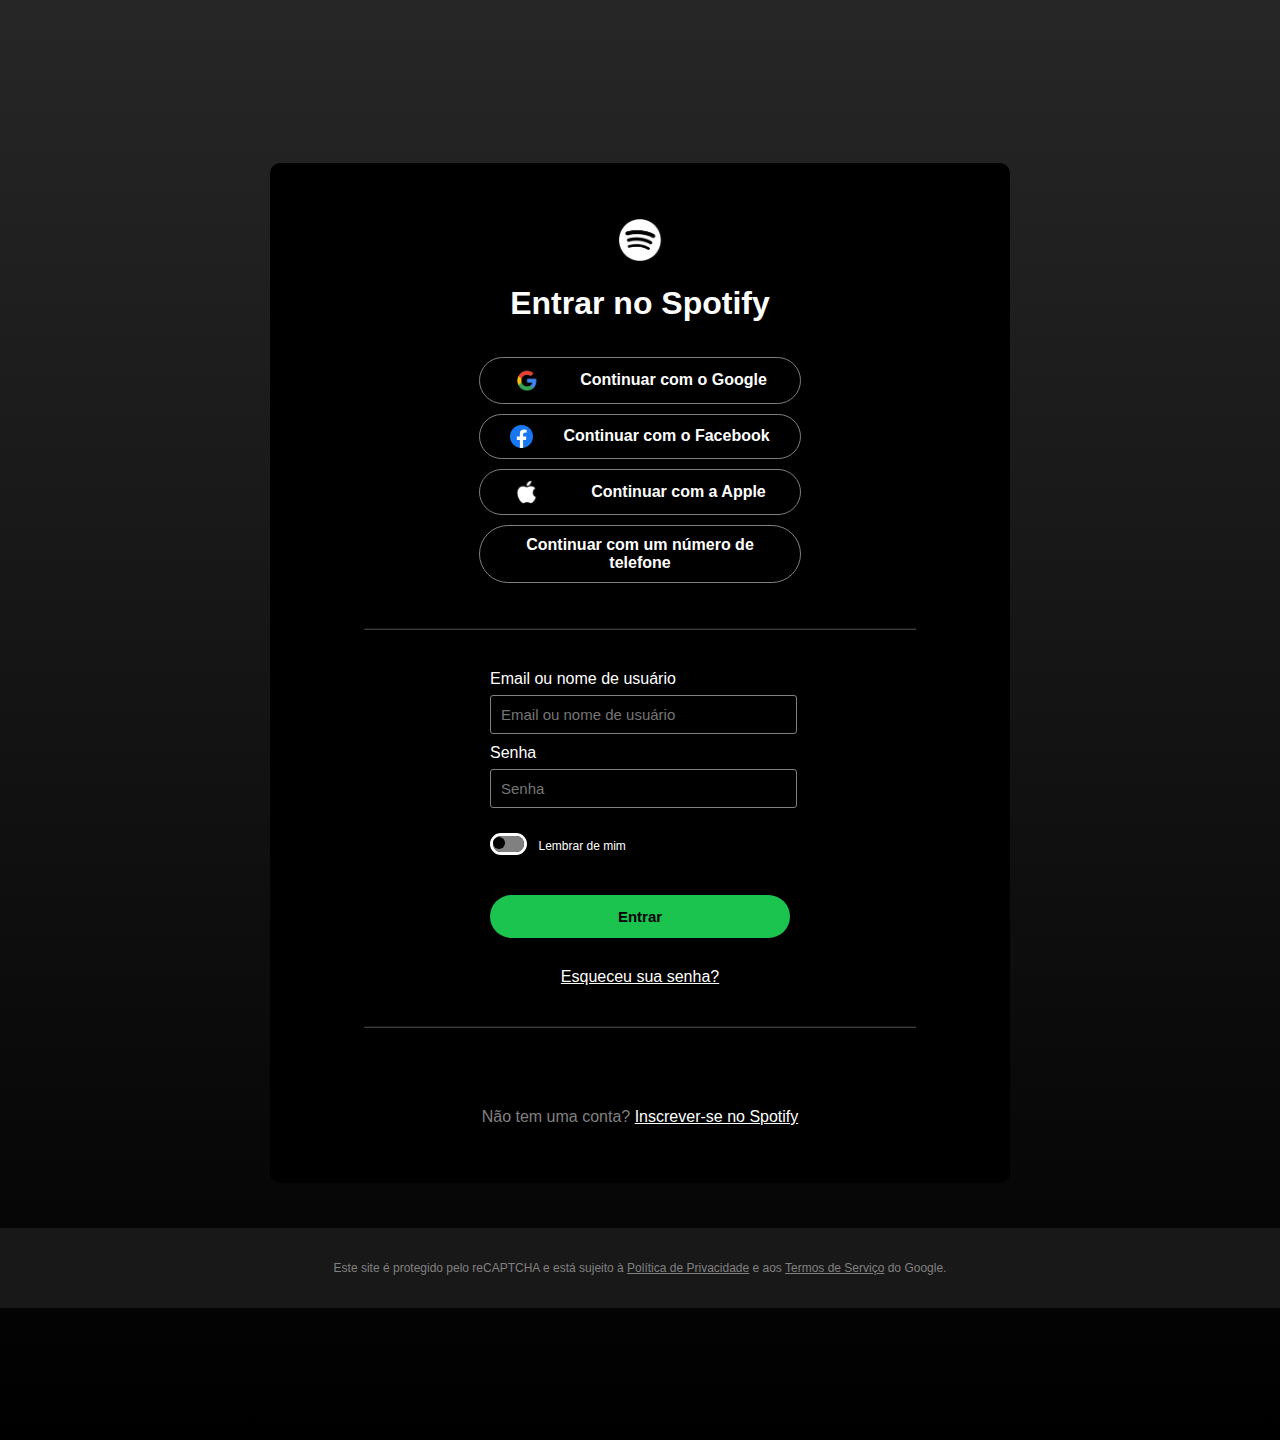
<file: login.html>
<!-- Gabriel Reis e Isadora -->
<!DOCTYPE html>
<html lang="en">
<head>
    <meta charset="UTF-8">
    <meta name="viewport" content="width=device-width, initial-scale=1.0">
    <link rel="stylesheet" href="css.css">
    <link rel="shortcut icon" href="../spotifyy/img/spotifypreto.png" type="image/x-icon">
    <title>Login - Spotify</title>
</head>
<body>
    <section id="secaol">
        <div class="login">
            <div id="continuar">
                <img id="logol" src="img/SpotifyWhite2.png" alt="">
                <h1>Entrar no Spotify</h1>
            <a href="#">
                <div class="apps">
                    <p><img class="imga" id="google" src="img/google.png" alt="google">Continuar com o Google</p>
                </div>
            </a>
            <a href="#">
                <div class="apps">
                    <p><img class="imga" id="face" src="img/face.png" alt="google">Continuar com o Facebook</p>
                </div>
            </a>
            <a href="#">
                <div class="apps">
                    <p><img class="imga" id="apple" src="img/apple.png" alt="google">Continuar com a Apple</p>
                </div>
            </a>
            <a href="#">
                <div class="apps">
                    <p>Continuar com um número de <br>telefone</p>
                </div>
            </a>
            </div>
            <hr>
            
            <div id="entrar">
                <form>
                    <div class="formulario">
                        <label for="username">Email ou nome de usuário</label>
                        <input type="text" id="username" placeholder="Email ou nome de usuário" required>
                    </div>
                    <div class="formulario">
                        <label for="password">Senha</label>
                        <input type="password" id="password" placeholder="Senha" required>
                    </div>
                    <div id="toogle">
                        <label class="switch">
                            <input type="checkbox">
                            <span class="slider round"></span>
                        </label>
                        <label id="lembrar" for="checkbox">Lembrar de mim</label>
                    </div> 
            </div>
                </form>
                <button><a href="index.html">Entrar</a></button> 
                <div id="conta">
                    <a href="#">Esqueceu sua senha?</a>
                    <hr>
                    <p>Não tem uma conta?</p>
                    <a href="#">Inscrever-se no Spotify</a>
                </div>
        </div>
        <footer id="footer-login">
            <p>Este site é protegido pelo reCAPTCHA e está sujeito à <a href="#" id="login-footer-a">Política de Privacidade</a> e aos <a href="#" id="login-footer-a">Termos de Serviço</a> do Google.</p>
        </footer>
    </section>
</body>
</html>
</file>
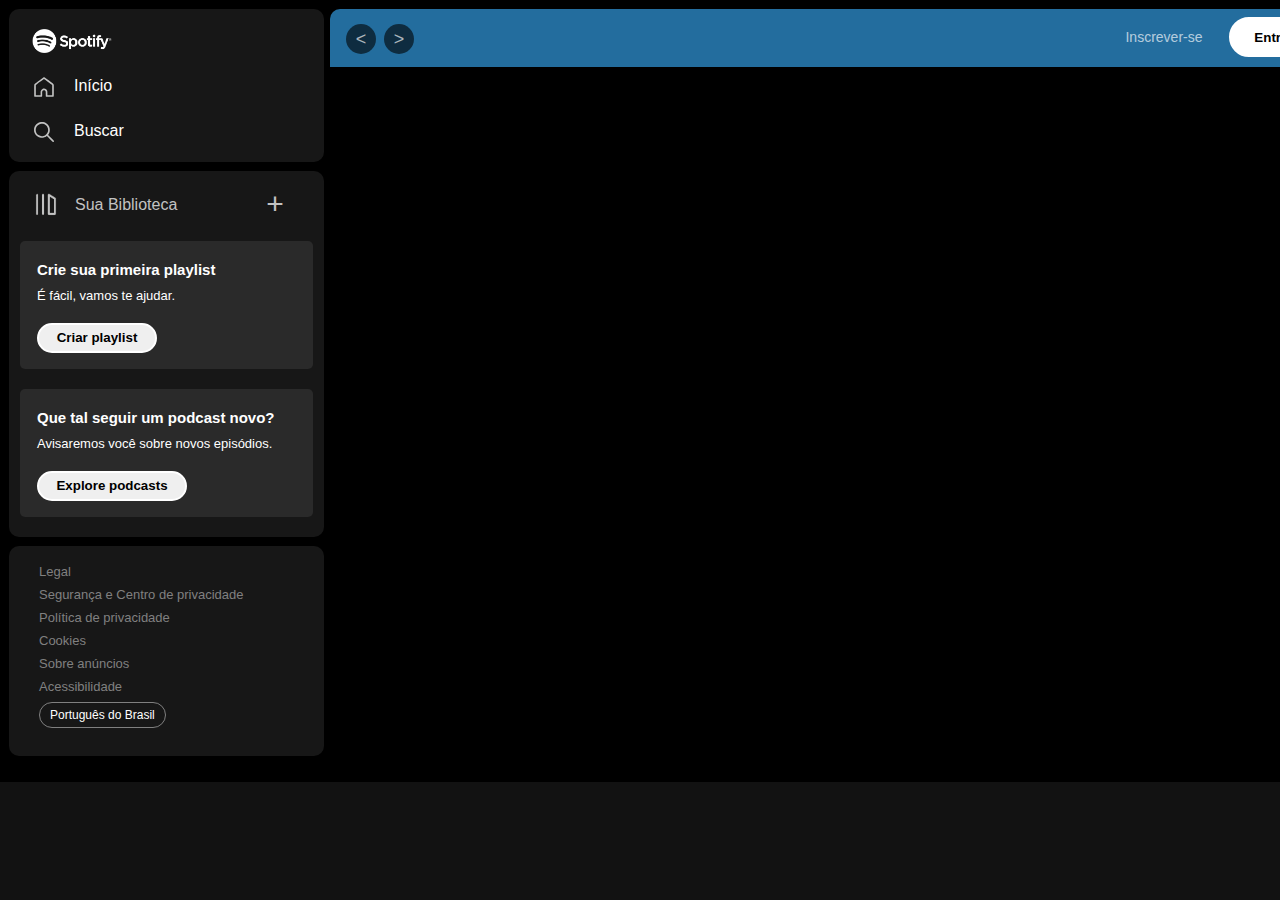
<file: player.html>
<!-- Gabriel Reis e Isadora -->
<!DOCTYPE html>
<html lang="en">
<head>
    <meta charset="UTF-8">
    <meta name="viewport" content="width=device-width, initial-scale=1.0">
    <link rel="stylesheet" href="css.css">
    <link rel="shortcut icon" href="./img/Spotify.png" type="image/x-icon">
    <title>Coldplay | Spotify</title>
</head>
<body>
    <section id="player1">
        <div class="esquerda">
            <div class="box-ini-bus">         
                <a href="https://open.spotify.com/intl-pt"><img id="white-spotify" src="./img/SpotifyWhite.png" alt=""></a>
                <ul>
                    <div class="inicio">
                        <a id="ini-bus" href="index.html">
                            <img id="home" src="./img/home.svg" alt="">
                            <li id="ini-escrita">Início</li>
                        </a>
                    </div>
                    <div class="buscar">
                        <a id="ini-bus" href="">
                            <img id="loupe" src="./img/loupe.svg" alt="">
                            <li id="bus-escrita">Buscar</li>
                        </a>
                    </div>
                </ul>
            </div>
            <div class="box-lib">
                <div class="bibli">
                    <img id="library" src="./img/bibli.png" alt="">
                    <p id="sua-bib">Sua Biblioteca</p>
                    <a href=""><button id="more">+</button></a>
                </div>
                <div class="box-playlist">
                    <h2 id="h2-bibli">Crie sua primeira playlist</h2>
                    <p id="escrita1">É fácil, vamos te ajudar.</p>
                    <a href=""><button id="criar-playlist">Criar playlist</button></a>
                </div>
                <div class="box-podcast">
                    <h2 id="h2-bibli">Que tal seguir um podcast novo?</h2>
                    <p id="escrita1">Avisaremos você sobre novos episódios.</p>
                    <a href=""><button id="explore-podc">Explore podcasts</button></a>
                </div>
            </div>
            <div class="politicas">
                <a href="">Legal</a>
                <a href="">Segurança e Centro de privacidade</a>
                <a href="">Política de privacidade</a>
                <a href="">Cookies</a>
                <a href="">Sobre anúncios</a>
                <a href="">Acessibilidade</a>
                <a href=""><button>Português do Brasil</button></a>
            </div>
        </div>
        <div class="cold-barra">
            a
        </div>
        <div class="cold-top">
            <a href="index.html"><button id="cold-seta"><</button></a>
            <a href="player.html"><button id="cold-seta">></button></a>
            <a href="login.html"><button id="insc">Inscrever-se</button></a>
            <a href="login.html"><button id="ent">Entrar</button></a>
        </div>
        <div class="direita">
            <iframe id="coldplay" src="https://open.spotify.com/embed/artist/4gzpq5DPGxSnKTe4SA8HAU?utm_source=generator" frameBorder="0" allow="autoplay; clipboard-write; encrypted-media; fullscreen; picture-in-picture" loading="lazy"></iframe>
        </div>
    </section>
</body>
</html>
</file>
<file: css.css>
/* Gabriel Reis e Isadora */
*{
    margin: 0;
    padding: 0;
    font-family: 'Gotham', 'Gill Sans', 'Gill Sans MT', 'Gill Sans', 'Gill Sans MT', Calibri, 'Trebuchet MS', sans-serif;
  }
  ::-webkit-scrollbar {
    width: 10px;
  }
  
  ::-webkit-scrollbar-track {
    background: #000000;
  }
  
  ::-webkit-scrollbar-thumb {
    background: #888;
  }
  
  ::-webkit-scrollbar-thumb:hover {
    background: #555;
  }
  /* login */
  #secaol{
    background: linear-gradient(0deg, rgba(0,0,1,1) 0%, rgba(40, 39, 39, 0.981) 100%);
    height: 160vh;
    display: flex;
    justify-content: center;
    align-items: center;
    flex-direction: column;
  }
  
  .login{
    display: flex;
    justify-content: center;
    align-items: center;
    flex-direction: column;
    background-color: black;
    width: 620px;
    height: 900px;
    padding: 60px;
    border-radius: 10px;
    margin-top: 30px;
  }
  #logol{
    width: 45px;
    margin-bottom: 20px;
  }
  #continuar{
    color: white;
    width: 300px;
    text-align: center;
  }
  #continuar h1{
    margin-bottom: 30px;
    font-size: 32px;
  }
  #continuar p{
    border: 1px solid gray;
    border-radius: 30px;
    padding: 10px;
    font-size: 16px;
    width: 300px;
    margin: 5px;
    font-weight: bold;
  }
  #continuar a, .apps p{
  text-decoration: none;
  margin-left: auto;
  margin-right: auto;
  display: flex;
  margin-top: 0;
  margin-bottom: 0;
  justify-content: center;
  align-items: center;
  text-align: center;
  }
  
  #google{
  margin-right: 40px;
  width: 27px;
  }
  #face{
  width: 23px;
  margin-right: 30px;
  }
  #apple{
  width: 26px;
  margin-right: 17%;
  }
  
  .login hr{
  margin-top: 40px;
  }
  #conta p{
  color: gray;
  display: inline-block;
  margin-top: 80px;
  }
 #continuar p:hover{
    border: 1px solid white;
    border-radius: 30px;
    padding: 10px;
    font-size: 16px;
    width: 300px;
    margin: 5px;
  }
  #conta{
  text-align: center;
  }
  .login a{
    color: white;
    margin-top: 20px;
    margin-bottom: 35px;
    text-align: center;
  }
  form{
  color: white;
  padding: 20px;
  border-radius: solid 4px white;
  width: 300px;
  margin: auto;
    display: block;
    margin-top: 20px;
  }
  input{
    width: 95%;
    padding: 10px;
    margin-bottom: 10px;
    margin-top: 7px;
    border: 1px solid gray;
    border-radius: 3px;
    font-size: 15px;
    background-color: black;
  }
  input:hover{
    border-color: white;
  }
  #conta a:hover{
    color: #1ac44f;
  }
  .switch {
    position: relative;
    display: inline-block;
    border: 3px solid white;
    border-radius: 40px;
    width: 31px;
    height: 16px;
    margin-top: 15px;
  }
  .switch input {
  opacity: 0;
  width: 0;
  height: 0;
  }
  
  .slider {
  position: absolute;
  cursor: pointer;
  top: 0;
  left: 0;
  right: 0;
  bottom: 0;
  background-color: gray;
  -webkit-transition: .2s;
  transition: .2s;
  }
  
  .slider:before {
  position: absolute;
  content: "";
  height: 12px;
  width: 12px;
  /* left: 2px; */
  top: 1px;
  background-color: black;
  -webkit-transition: .2s;
  transition: .2s;
  }
  
  input:checked + .slider {
  background-color: #1ac44f;
  }
  
  input:checked + .slider:before {
  -webkit-transform: translateX(20px);
  -ms-transform: translateX(2px);
  transform: translateX(20px);
  }
  .slider.round {
  border-radius: 34px;
  }
  #lembrar{
  font-size: 12px;
  margin-left: 7px;
  
  }
  
  .slider.round:before {
  border-radius: 50%;
  }
  
  .login button{
  background-color:  #1ac44f;
  width: 300px;
  padding: 13px;
  margin-top: 20px;
  margin-bottom: 30px;
  border: none;
  border-radius: 50px;
  }
  .login button:hover{
  transform: scale(1.08);
  }
  .login button a {
    color: black;
    font-size: 15px;
    font-weight: bold;
    text-decoration: none;
  }
  hr{
    border-color:rgba(128, 128, 128, 0.479);
    width: 550px;
    margin-left: auto;
    margin-right: auto;
    margin: 0%;
  }
  #footer-login{
    background-color: rgb(25, 24, 24);
    color: gray;
    display: flex;
    justify-content: center;
    align-items: center;
    text-align: center;
    padding: 20px;
    height: 40px;
    width: 97%;
    bottom: 0;
    font-size: 12px;
    margin-top: 45px;
  }
  #login-footer-a{
    color: gray;
    font-size: 12px;
  }
  
  /* player */
  body {
    margin: 0;
    padding: 0;
    font-family: Arial, sans-serif;
    background-color: #121212;
    color: white;
}

#player1{
  display: flex;
  flex-direction: row;
  background-color: black;
  height: 100%;
}

.esquerda{
  position: fixed;
  width: 310px;
  display: flex;
  flex-direction: column;
}

.direita{
  display: flex;
  float: right;
  margin-left: 323px;
  width: 100%;
}

.box-ini-bus{
  margin: 9px;
  margin-right: 0;
  padding-bottom: 20px;
  float: left;
  width: 315px;
  border-radius: 10px;
  background-color: rgb(23, 23, 23);
}

#ini-bus{
  display: flex;
  list-style-type: none;
  color: #c2c2c2;
  font-family: 'Gotham', 'Gill Sans', 'Gill Sans MT', 'Gill Sans', 'Gill Sans MT', Calibri, 'Trebuchet MS', sans-serif;
  text-decoration: none;
  font-size: 16px;
  font-weight: 500;
  margin-left: 25px;
  transition: color 0.4s;
}

#ini-bus, #bus-escrita, #sua-bib:hover{
  color: white;
}

.inicio{
  margin-bottom: 25px;
}

#home{
  width: 20px;
  filter: brightness(0) saturate(100%) invert(72%) sepia(3%) saturate(17%) hue-rotate(65deg) brightness(106%) contrast(97%);
}

#ini-escrita{
  margin-left:20px;
}

#loupe{
  width: 20px;
  filter: brightness(0) saturate(100%) invert(72%) sepia(3%) saturate(17%) hue-rotate(65deg) brightness(106%) contrast(97%);
}

#bus-escrita{
  margin-left: 20px;
}

#white-spotify{
  width: 80px;
  margin-left: 23px;
  margin-top: 20px;
  margin-bottom: 20px;
}

.box-lib{
  margin-left: 9px;
  margin-right: 0;
  padding-bottom: 20px;
  float: left;
  width: 315px;
  border-radius: 10px;
  background-color: rgb(23, 23, 23);
}

.bibli{
  display: flex;
}

#library{
  margin-top: 20px;
  margin-left: 23px;
  width: 28px;
  height: 28px;
  filter: brightness(0) saturate(100%) invert(72%) sepia(3%) saturate(17%) hue-rotate(65deg) brightness(106%) contrast(97%);
}

#sua-bib{
  color: #c2c2c2;
  font-size: 16px;
  font-weight: 500;
  margin-left: 15px;
  margin-top: 25px;
}

#more{
  margin-left: 89px;
  background-color: #ffffff00;
  border: 0;
  color: #c2c2c2;
  font-size: 30px;
  font-weight: 300;
  margin-top: 16px;
  transition: color 0.4s;
}

#more:hover{
  cursor: pointer;
  color: white;
}

.box-playlist{
  margin-left: auto;
  margin-right: auto;
  margin-top: 20px;
  padding-top: 20px;
  background-color: rgb(42, 42, 42);
  width: 293px;
  border-radius: 5px;
}

#h2-bibli{
  margin-left: 17px;
  color: white;
  font-size: 15px;
  font-weight: bold;
}

#escrita1{
  color: white;
  margin-left: 17px;
  margin-top: 10px;
  font-size: 13px;
  font-weight: 400;
  font-family: 'Gotham', 'Gill Sans', 'Gill Sans MT', 'Gill Sans', 'Gill Sans MT', Calibri, 'Trebuchet MS', sans-serif;
}

#criar-playlist{
  margin-left: 17px;
  margin-top: 20px;
  margin-bottom: 16px;
  width: 120px;
  height: 30px;
  font-weight: bold;
  border-radius: 30px;
  border: 2px solid white;
}

.box-podcast{
  margin-left: auto;
  margin-right: auto;
  margin-top: 20px;
  padding-top: 20px;
  background-color: rgb(42, 42, 42);
  width: 293px;
  border-radius: 5px;
}

#explore-podc{
  margin-left: 17px;
  margin-top: 20px;
  margin-bottom: 16px;
  width: 150px;
  height: 30px;
  font-weight: bold;
  border-radius: 30px;
  border: 2px solid white;
}

#coldplay{
  margin: 9px;
  margin-left: 2;
  float: right;
  width: 100%;
  height: 720px;
}

 #player1, #homepage{
    display: flex;
    flex-direction: row;
    background-color: black;
    height: 100%;
  }
  
  .esquerda{
    width: 310px;
    display: flex;
    flex-direction: column;    
  }
  
  .direita{
    display: flex;
    float: right;
    margin-left: 323px;
    margin-top: 48px;
    width: 100%;
  }
  
  .box-ini-bus{
    margin: 9px;
    margin-right: 0;
    padding-bottom: 20px;
    float: left;
    width: 315px;
    border-radius: 10px;
    background-color: rgb(23, 23, 23);
  }
  
  #ini-bus{
    display: flex;
    list-style-type: none;
    color: #c2c2c2;
    font-family: 'Gotham', 'Gill Sans', 'Gill Sans MT', 'Gill Sans', 'Gill Sans MT', Calibri, 'Trebuchet MS', sans-serif;
    text-decoration: none;
    font-size: 16px;
    font-weight: 500;
    margin-left: 25px;
    transition: color 0.4s;
  }

  #ini-bus, #bus-escrita, #sua-bib:hover{
    color: white;
  }
  
  .inicio{
    margin-bottom: 25px;
  }
  
  #home{
    width: 20px;
    filter: brightness(0) saturate(100%) invert(72%) sepia(3%) saturate(17%) hue-rotate(65deg) brightness(106%) contrast(97%);
  }

  #ini-escrita{
    margin-left:20px;
  }
  
  #loupe{
    width: 20px;
    filter: brightness(0) saturate(100%) invert(72%) sepia(3%) saturate(17%) hue-rotate(65deg) brightness(106%) contrast(97%);
  }

  #bus-escrita{
    margin-left: 20px;
  }
  
  #white-spotify{
    width: 80px;
    margin-left: 23px;
    margin-top: 20px;
    margin-bottom: 20px;
  }
  
  .box-lib{
    margin-left: 9px;
    margin-right: 0;
    padding-bottom: 20px;
    float: left;
    width: 315px;
    border-radius: 10px;
    background-color: rgb(23, 23, 23);
  }
  
  .bibli{
    display: flex;
  }
  
  #library{
    margin-top: 20px;
    margin-left: 23px;
    width: 28px;
    height: 28px;
    filter: brightness(0) saturate(100%) invert(72%) sepia(3%) saturate(17%) hue-rotate(65deg) brightness(106%) contrast(97%);
  }
  
  #sua-bib{
    color: #c2c2c2;
    font-size: 16px;
    font-weight: 500;
    margin-left: 15px;
    margin-top: 25px;
    cursor: default;
  }

  #more{
    margin-left: 89px;
    background-color: #ffffff00;
    border: 0;
    color: #c2c2c2;
    font-size: 30px;
    font-weight: 300;
    margin-top: 16px;
    transition: color 0.4s;
  }

  #more:hover{
    cursor: pointer;
    color: white;
  }

  .box-playlist{
    margin-left: auto;
    margin-right: auto;
    margin-top: 20px;
    padding-top: 20px;
    background-color: rgb(42, 42, 42);
    width: 293px;
    border-radius: 5px;
  }

  #h2-bibli{
    margin-left: 17px;
    color: white;
    font-size: 15px;
    font-weight: bold;
  }
  
  #escrita1{
    color: white;
    margin-left: 17px;
    margin-top: 10px;
    font-size: 13px;
    font-weight: 400;
    font-family: 'Gotham', 'Gill Sans', 'Gill Sans MT', 'Gill Sans', 'Gill Sans MT', Calibri, 'Trebuchet MS', sans-serif;
  }

  #criar-playlist{
    margin-left: 17px;
    margin-top: 20px;
    margin-bottom: 16px;
    width: 120px;
    height: 30px;
    font-weight: bold;
    border-radius: 30px;
    border: 2px solid white;
    cursor: pointer;
  }

  .box-podcast{
    margin-left: auto;
    margin-right: auto;
    margin-top: 20px;
    padding-top: 20px;
    background-color: rgb(42, 42, 42);
    width: 293px;
    border-radius: 5px;
  }

  #explore-podc{
    margin-left: 17px;
    margin-top: 20px;
    margin-bottom: 16px;
    width: 150px;
    height: 30px;
    font-weight: bold;
    border-radius: 30px;
    border: 2px solid white;
    cursor: pointer;
  }

  .cold-barra{
    margin-left: 330px;
    background-color: black;
    width: 1020px;
    color: black;
    position: fixed;
  }

  .cold-top{  
    border-top-left-radius: 10px;
    border-top-right-radius: 10px;
    margin-top: 9px;
    background-color: #236d9e;
    position: fixed;
    display: flex;
    flex-direction: row;
    margin-left: 330px;
    width: 1010px;
    height: 58px;
    padding-left: 8px;
  }

  #cold-seta{
    margin-top: 15px;
    margin-left: 8px;
    background-color: rgba(0, 0, 0, 0.596);
    border-radius: 50px;
    width: 30px;
    height: 30px;
    border: none;
    font-weight: 400;
    font-size: 18px;
    color: rgba(255, 255, 255, 0.671);
    cursor: pointer;
  }

  #coldplay{
    margin: 7px;
    float: right;
    width: 1018px;
    height: 720px;
  }

  .politicas{
    text-align: left;
    margin: 9px;
    padding-top: 10px;
    height: 200px;
    width: 315px;
    border-radius: 10px;
    background-color: rgb(23, 23, 23);
    z-index: 60;
    margin-bottom: 200px;
}

.politicas a {
    text-decoration: none;
    color: gray;
    display: block;
    margin: 8px 0;
    margin-left: 30px;
    font-size: 13px;
}

.politicas button{
    background-color: #ffffff00;
    border: 1px solid gray;
    color: white;
    border-radius: 20px;
    padding: 5px 10px;
    font-size: 12px;
    transition: color 0.4s, border-color 0.4s;
}

.politicas button:hover {
    cursor: pointer;
    color: white;
    border-color: rgb(231, 230, 230);
}

/* homapage */
.barra{
  margin-left: 330px;
  background-color: black;
  width: 1027px;
  color: black;
  position: fixed;
}

.top{  
  border-top-left-radius: 10px;
  border-top-right-radius: 10px;
  margin-top: 9px;
  background-color: #0c0c0c;
  position: fixed;
  display: flex;
  flex-direction: row;
  margin-left: 330px;
  height: 58px;
  padding-left: 8px;
}

#seta{
  margin-top: 15px;
  margin-left: 8px;
  background-color: rgba(0, 0, 0, 0.904);
  border-radius: 50px;
  width: 30px;
  height: 30px;
  border: none;
  font-weight: 400;
  font-size: 18px;
  color: rgba(255, 255, 255, 0.671);
  cursor: pointer;
}

#insc{
  margin-left: 700px;
  margin-right: 15px;
  margin-top: 20px;
  width: 100px;
  border: none;
  background: none;
  color: rgba(255, 255, 255, 0.671);
  font-weight: 500;
  font-size: 14px;
  cursor: pointer;
}

#ent{
  width: 90px;
  background-color: white;
  margin-right: 37px;
  margin-top: 8px;
  border-radius: 50px;
  border: solid white;
  font-weight: 600;
  height: 40px;
  cursor: pointer;
}

.right{
    display: block;
    margin-top: 55px;
    margin-left: 330px;
    width: 100%;
    background-color: #121212;
    padding: 30px;
}
.right a{
  color: white;
  text-decoration: none;
  }
.right a:hover{
  text-decoration:underline;
}
.artistas{
  display: flex;
  flex-direction: row;
}
#perfil{
  margin-left: 6px;
  cursor: pointer;
}
.right #artista-img{
  width: 145px;
  margin-left: 9px;
  margin-top: 20px;
}

#album{
  margin-top: 70px;
}
#albuns{
  display: flex;
  flex-direction: row;
  cursor: pointer;
}
#img-art-alb{
  width: 140px;
  border-radius: 7px;
  margin: 10px;
  margin-top: 35px;
}
#artista{ 
  color: gray;
}
#nome-art, #artista{
  margin-left: 15px;
  font-size: 14px;
  font-weight: 500;
}
#nome-do-album{
  margin-left: 10px;
  margin-right: 10px;
  font-size: 13px;
  font-weight: 500;
}

.play-but{
  width: 35px;
  opacity: 0;
  margin-left: 120px;
  position:relative;
  top: -50px;
  transition: top ease 0.3s, opacity 0.3s;
  cursor: pointer;
}

#perfil:hover .play-but{
  opacity: 1;
  top: -70px;
}

.album-e-nome:hover .play-but{
  opacity: 1;
  top: -70px;
}
</file>
